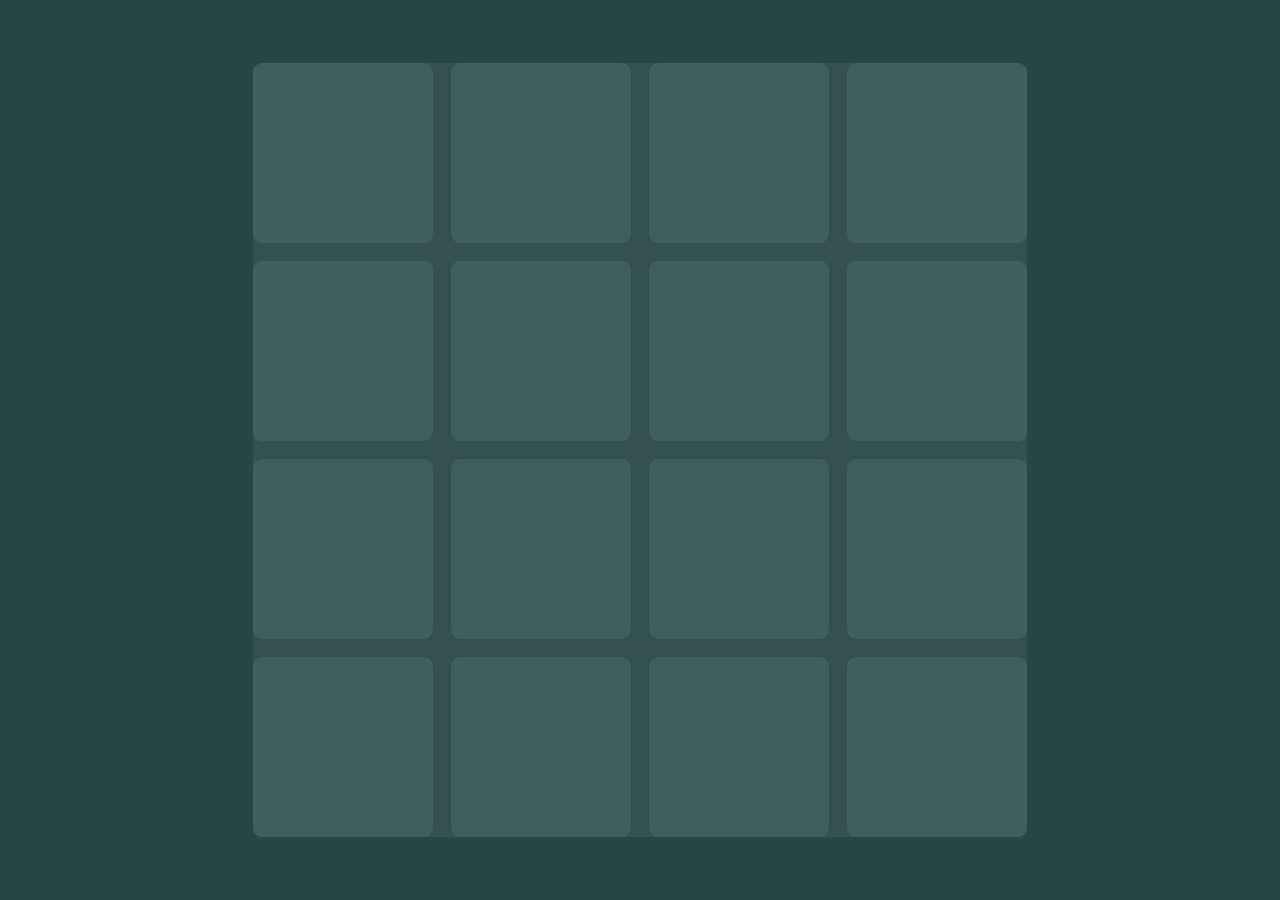
<file: 2048/index.html>
<!DOCTYPE html>
<html lang="en">
<head>
	<meta charset="UTF-8">
	<meta name="viewport" content="width=device-width, initial-scale=1.0">
	<link rel="stylesheet" href="./style.css">
	<title>2048</title>
</head>
<body>
	<div class="game-board"></div>
	<script src="./js/main.js" type="module"></script>
</body>
</html>
</file>
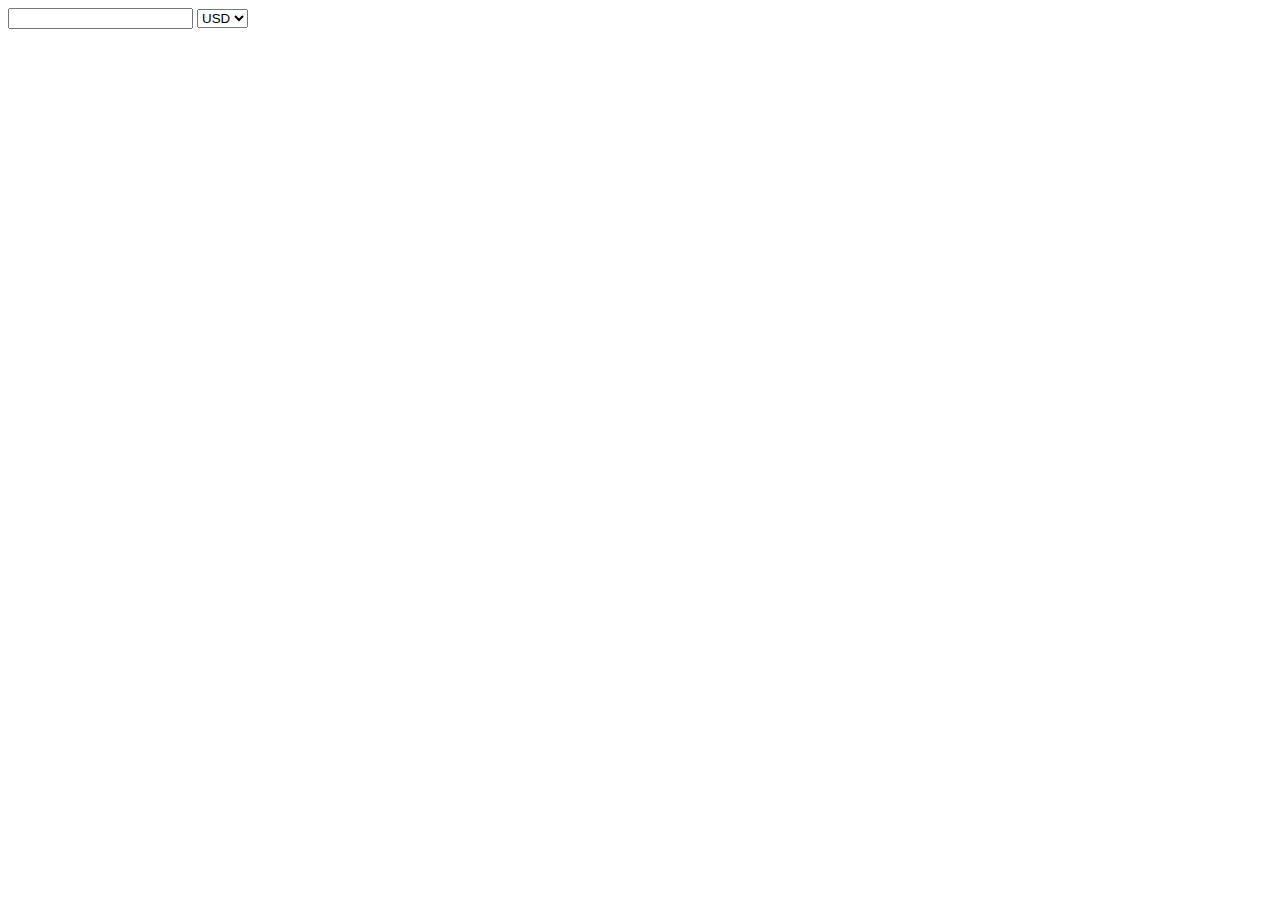
<file: currency-converter/index.html>
<!DOCTYPE html>
<html lang="en">
<head>
  <meta charset="UTF-8">
  <meta http-equiv="X-UA-Compatible" content="IE=edge">
  <meta name="viewport" content="width=device-width, initial-scale=1.0">
  <title>Converter</title>
</head>
<body>
  <input type="number" class="js-value-input">
  <select class="js-currency-selector">
    <option value="USD">USD</option>
    <option value="EUR">EUR</option>
    <option value="THB">THB</option>
  </select>
  <div class="js-output"></div>
  <script src="converter.js"></script>
  <script src="index.js"></script>
</body>
</html>
</file>
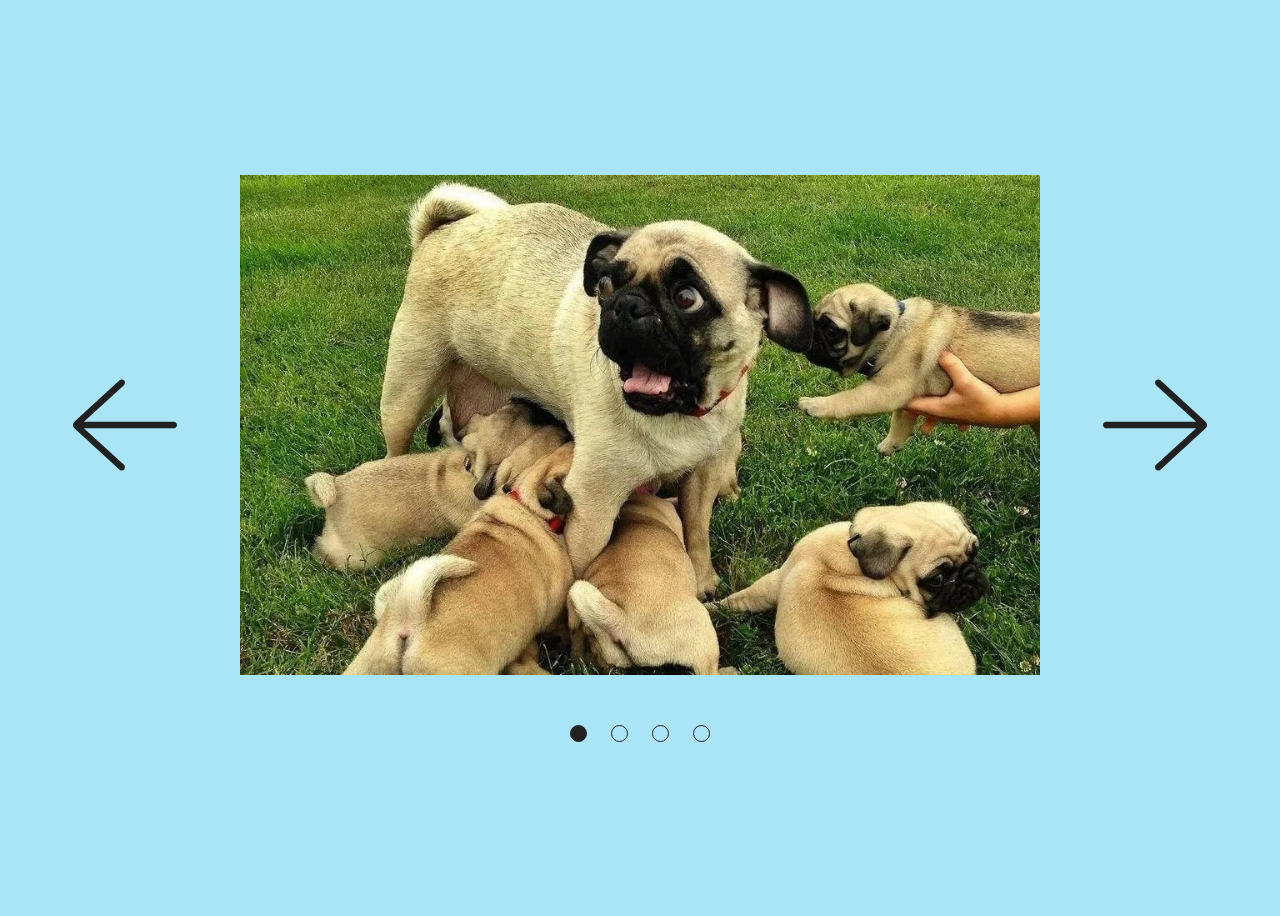
<file: slider/index.html>
<!DOCTYPE html>
<html lang="en">
<head>
  <meta charset="UTF-8">
  <meta http-equiv="X-UA-Compatible" content="IE=edge">
  <meta name="viewport" content="width=device-width, initial-scale=1.0">
  <link rel="stylesheet" href="./style.css">
  <title>Slider</title>
</head>
<body>
  <section class="slider-first">
    <div class="container">
      <div class="top">
        <img src="./img/arrow.svg" class="arrow left" alt="">
        <div class="frame">
          <div class="slider">
            <img class="image" src="./img/1.jpg" alt="">
            <img class="image" src="./img/2.jpg" alt="">
            <img class="image" src="./img/3.jpg" alt="">
            <img class="image" src="./img/4.jpg" alt="">
          </div>
        </div>
        <img src="./img/arrow.svg" class="arrow right" alt="">
      </div>
      <div class="bottom"></div>
    </div>
  </section>
  <script src="./index.js"></script>
</body>
</html>
</file>
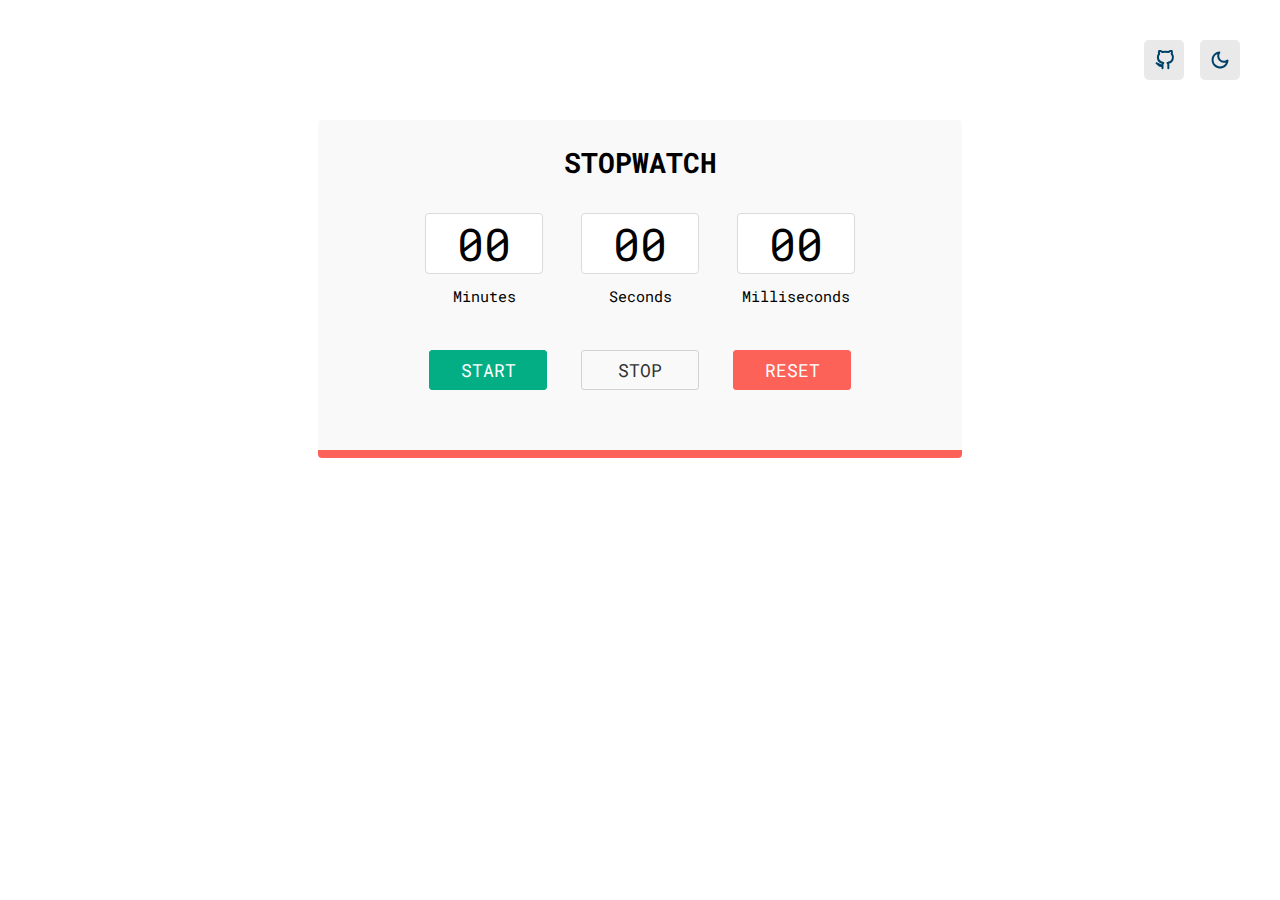
<file: stopwatch/index.html>
<!DOCTYPE html>
<html lang="en">
<head>
  <meta charset="UTF-8">
  <meta http-equiv="X-UA-Compatible" content="IE=edge">
  <meta name="viewport" content="width=device-width, initial-scale=1.0">
  <link rel="preconnect" href="https://fonts.googleapis.com">
  <link rel="preconnect" href="https://fonts.gstatic.com" crossorigin>
  <link href="https://fonts.googleapis.com/css2?family=Roboto+Mono&display=swap" rel="stylesheet">
  <link rel="stylesheet" href="style.css">
  <title>Stopwatch</title>
</head>
<body>
  <header class="header">
    <div class="header__container">
      <a href="https://github.com/Sivchenko-Anna" target="_blank" class="header__button header__button-github"></a>
      <button class="header__button js-btn-toggleTheme header__button-theme"></button>
    </div>
  </header>
  <main>
    <div class="wrapper">
      <h1 class="title">Stopwatch</h1>
      <div class="container__time">
        <div>
          <span class="time js-minutes">00</span>
          <p class="time-value">Minutes</p>
        </div>
        <div>
          <span class="time js-seconds">00</span>
          <p class="time-value">Seconds</p>
        </div>
        <div>
          <span class="time js-milliseconds">00</span>
          <p class="time-value">Milliseconds</p>
        </div>
      </div>
      <div class="container__buttons">
        <button class="container__button container__button-start js-btn-start">Start</button>
        <button class="container__button container__button-stop js-btn-stop">Stop</button>
        <button class="container__button container__button-reset js-btn-reset">Reset</button>
      </div>
    </div>
  </main>
  <script src="main.js"></script>
</body>
</html>
</file>
<file: 2048/style.css>
body {
	background-color: rgb(41, 70, 70);
	margin: 0;
	padding: 0;
	display: flex;
	justify-content: center;
	align-items: center;
	height: 100vh;
	box-sizing: border-box;
}

.game-board {
	--cell-size: 20vmin;
	--cell-gap: 2vmin;
	position: relative;
	display: grid;
	grid-template-columns: repeat(4, var(--cell-size));
	grid-template-rows: repeat(4, var(--cell-size));
	gap: var(--cell-gap);
	border-radius: 1vmin;
	background-color: rgb(52, 80, 80);
}

.cell {
	background-color: rgb(63, 95, 95);
	border-radius: 1vmin;
}

.square {
	--y: 1;
	--x: 2;
	position: absolute;
	top: calc(var(--y) * (var(--cell-size) + var(--cell-gap)));
	left: calc(var(--x) * (var(--cell-size) + var(--cell-gap)));
	width: 20vmin;
	height: 20vmin;
	border-radius: 1vmin;
	display: flex;
	justify-content: center;
	align-items: center;
	background-color: #fff;
	color: #000;
	font-family: Arial, Helvetica, sans-serif;
	font-size: 8vmin;
	font-weight: bold;
	transition: 100ms;
	animation: show 200ms;
}

@keyframes show {
	0% {
		opacity: 0.5;
		transform: scale(0);
	}
}
</file>
<file: slider/style.css>
body {
  background: rgb(169, 228, 247);
}

.slider-first {
  display: flex;
  align-items: center;
  justify-content: center;
  height: 100vh;
}

.container {
  display: flex;
  flex-direction: column;
  align-items: center;
  gap: 50px;
}

.top {
  display: flex;
  align-items: center;
  gap: 50px;
}

.arrow {
  height: 130px;
  cursor: pointer;
}

.right {
  transform: rotate(180deg);
}

.frame {
  width: 800px;
  height: 500px;
  overflow: hidden;
}

.slider {
  display: flex;
  transition: all 1s ease;
}

.image {
  width: 100%;
  height: 100%;
  object-fit: cover;
}

.bottom {
  display: flex;
  gap: 24px;
}

.button {
  height: 15px;
  width: 15px;
  border-radius: 50%;
  border: 1px solid rgb(33 33 33);
  cursor: pointer;
}
</file>
<file: stopwatch/style.css>
body {
  background-color: #FFFFFF;
  color: #000000;
  margin: 0;
  font-family: 'Roboto Mono', monospace;
  transition: background-color 0.5s ease;
}

.header {
  width: min(100% - 1rem, 1200px);
  margin-inline: auto;
  padding: 40px 38px;
}

.header__container {
  display: flex;
  justify-content: flex-end;
  gap: 16px;
}

.header__button {
  display: block;
  height: 40px;
  width: 40px;
  background-color: #E9E9E9;
  border: 0;
  border-radius: 5px;
  box-sizing: border-box;
  padding: 10px;
  cursor: pointer;
}

.header__button-github {
  background-image: url('assets/github-dark_icon.svg');
  background-repeat: no-repeat;
  background-position: center;
}

.header__button-theme {
  background-image: url('assets/moon_icon.svg');
  background-repeat: no-repeat;
  background-position: center;
}

.wrapper {
  width: min(100% - 2rem, 600px);
  margin-inline: auto;
  background-color: #F9F9F9;
  border-radius: 4px;
  padding: 0 22px;
  border-bottom: 8px solid #FD6259;
}

.title {
  font-size: 28px;
  line-height: 29px;
  text-transform: uppercase;
  padding: 28px 0 36px;
  margin: 0;
  text-align: center;
}

.container__time {
  display: flex;
  justify-content: center;
  gap: 38px;
}

.time {
  display: block;
  width: 116px;
  font-size: 45px;
  background: #FFFFFF;
  border: 1px solid #DBDBDB;
  border-radius: 4px;
  text-align: center;
}

.time-value {
  font-size: 15px;
  text-align: center;
  margin: 0;
  padding-top: 12px;
}

.container__buttons {
  margin: 44px auto 60px;
  display: flex;
  justify-content: center;
  gap: 34px;
}

.container__button {
  width: 118px;
  height: 40px;
  font-family: 'Roboto Mono';
  font-size: 18px;
  line-height: 24px;
  text-transform: uppercase;
  border-radius: 3px;
  padding: 0;
  cursor: pointer;
}

.container__button-start {
  background-color: #03AE85;
  color: #FFFFFF;
  border: 1px solid #03AE85;
}

.container__button-stop {
  background-color: #F9F9F9;
  color: #323232;
  border: 1px solid #D1D1D1;
}

.container__button-reset {
  background: #FD6259;
  color: #FFFFFF;
  border: 1px solid #FD6259;
}

/* dark-theme */

body.dark-theme {
  background-color: #011C2C;
  color: #FFFFFF;
}

body.dark-theme .header__button,
body.dark-theme .wrapper,
body.dark-theme .time,
body.dark-theme .container__button-stop {
  background-color: #00273F;
  color: #FFFFFF;
}

body.dark-theme .header__button-github {
  background-image: url('assets/github-light_icon.svg');
}

body.dark-theme .header__button-theme {
  background-image: url('assets/sun_icon.svg');
}
</file>
